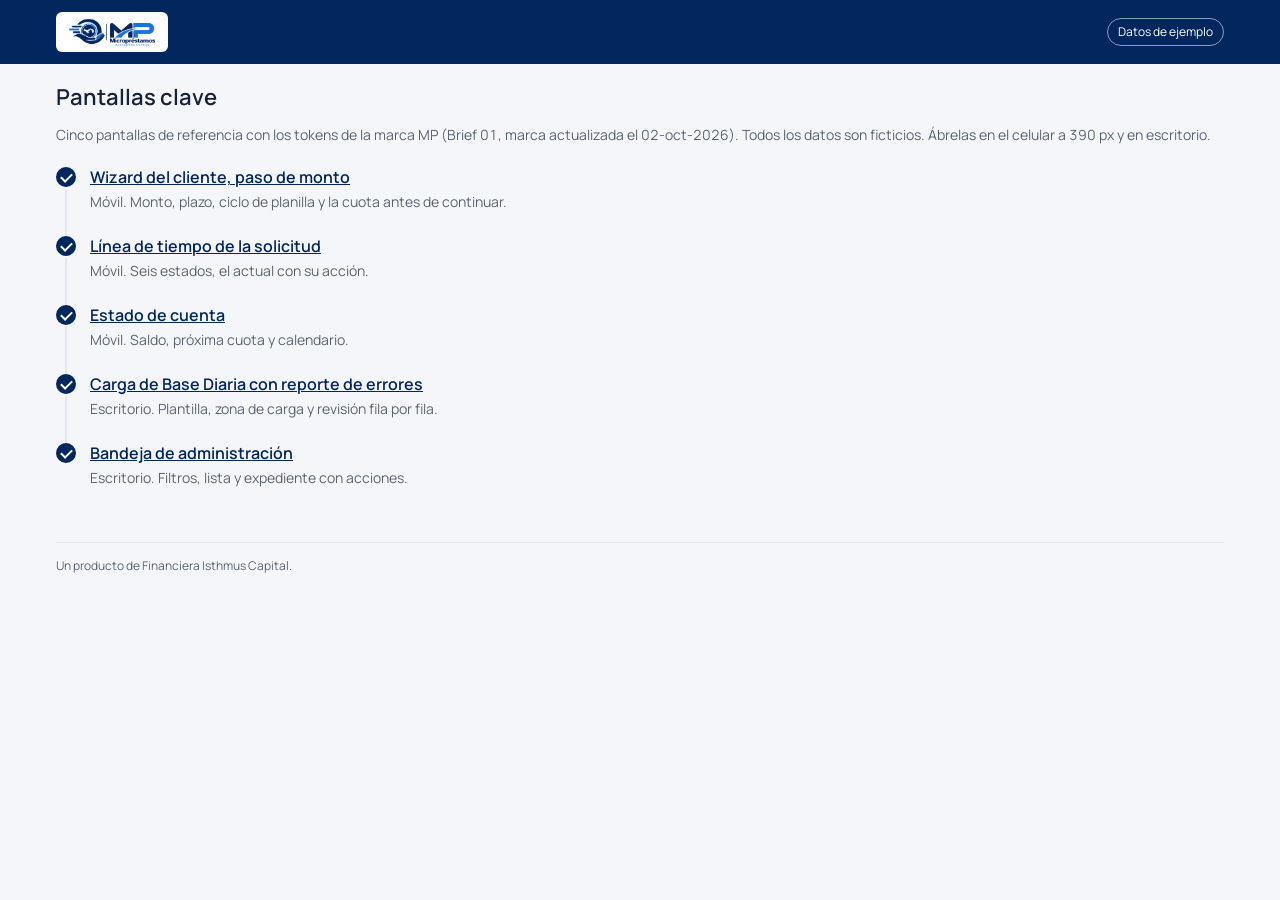
<file: docs/design/pantallas/index.html>
<!doctype html>
<html lang="es">
<head>
<meta charset="utf-8">
<meta name="viewport" content="width=device-width, initial-scale=1">
<title>Pantallas clave MP - Brief 01</title>
<link rel="preconnect" href="https://fonts.googleapis.com">
<link rel="preconnect" href="https://fonts.gstatic.com" crossorigin>
<link href="https://fonts.googleapis.com/css2?family=Manrope:wght@400;600;700&display=swap" rel="stylesheet">
<link rel="stylesheet" href="../../../styles/tokens.css">
<link rel="stylesheet" href="base.css">
</head>
<body>
<header class="band"><div class="wrap"><img class="logo" src="../../../public/brand/mp-logo.png" alt="MP Micropréstamos"><span class="ejemplo">Datos de ejemplo</span></div></header>
<main><div class="wrap">
  <h1>Pantallas clave</h1>
  <p class="muted">Cinco pantallas de referencia con los tokens de la marca MP (Brief 01, marca actualizada el 02-oct-2026). Todos los datos son ficticios. Ábrelas en el celular a 390 px y en escritorio.</p>
  <ol class="timeline" style="margin-top:20px">
    <li class="hecho"><span class="punto" aria-hidden="true"></span><p class="titulo"><a href="01_wizard_monto.html">Wizard del cliente, paso de monto</a></p><p class="muted">Móvil. Monto, plazo, ciclo de planilla y la cuota antes de continuar.</p></li>
    <li class="hecho"><span class="punto" aria-hidden="true"></span><p class="titulo"><a href="02_timeline_solicitud.html">Línea de tiempo de la solicitud</a></p><p class="muted">Móvil. Seis estados, el actual con su acción.</p></li>
    <li class="hecho"><span class="punto" aria-hidden="true"></span><p class="titulo"><a href="03_estado_cuenta.html">Estado de cuenta</a></p><p class="muted">Móvil. Saldo, próxima cuota y calendario.</p></li>
    <li class="hecho"><span class="punto" aria-hidden="true"></span><p class="titulo"><a href="04_base_diaria_carga.html">Carga de Base Diaria con reporte de errores</a></p><p class="muted">Escritorio. Plantilla, zona de carga y revisión fila por fila.</p></li>
    <li class="hecho"><span class="punto" aria-hidden="true"></span><p class="titulo"><a href="05_admin_bandeja.html">Bandeja de administración</a></p><p class="muted">Escritorio. Filtros, lista y expediente con acciones.</p></li>
  </ol>
  <footer class="respaldo"><p>Un producto de Financiera Isthmus Capital.</p></footer>
</div></main>
</body>
</html>
</file>
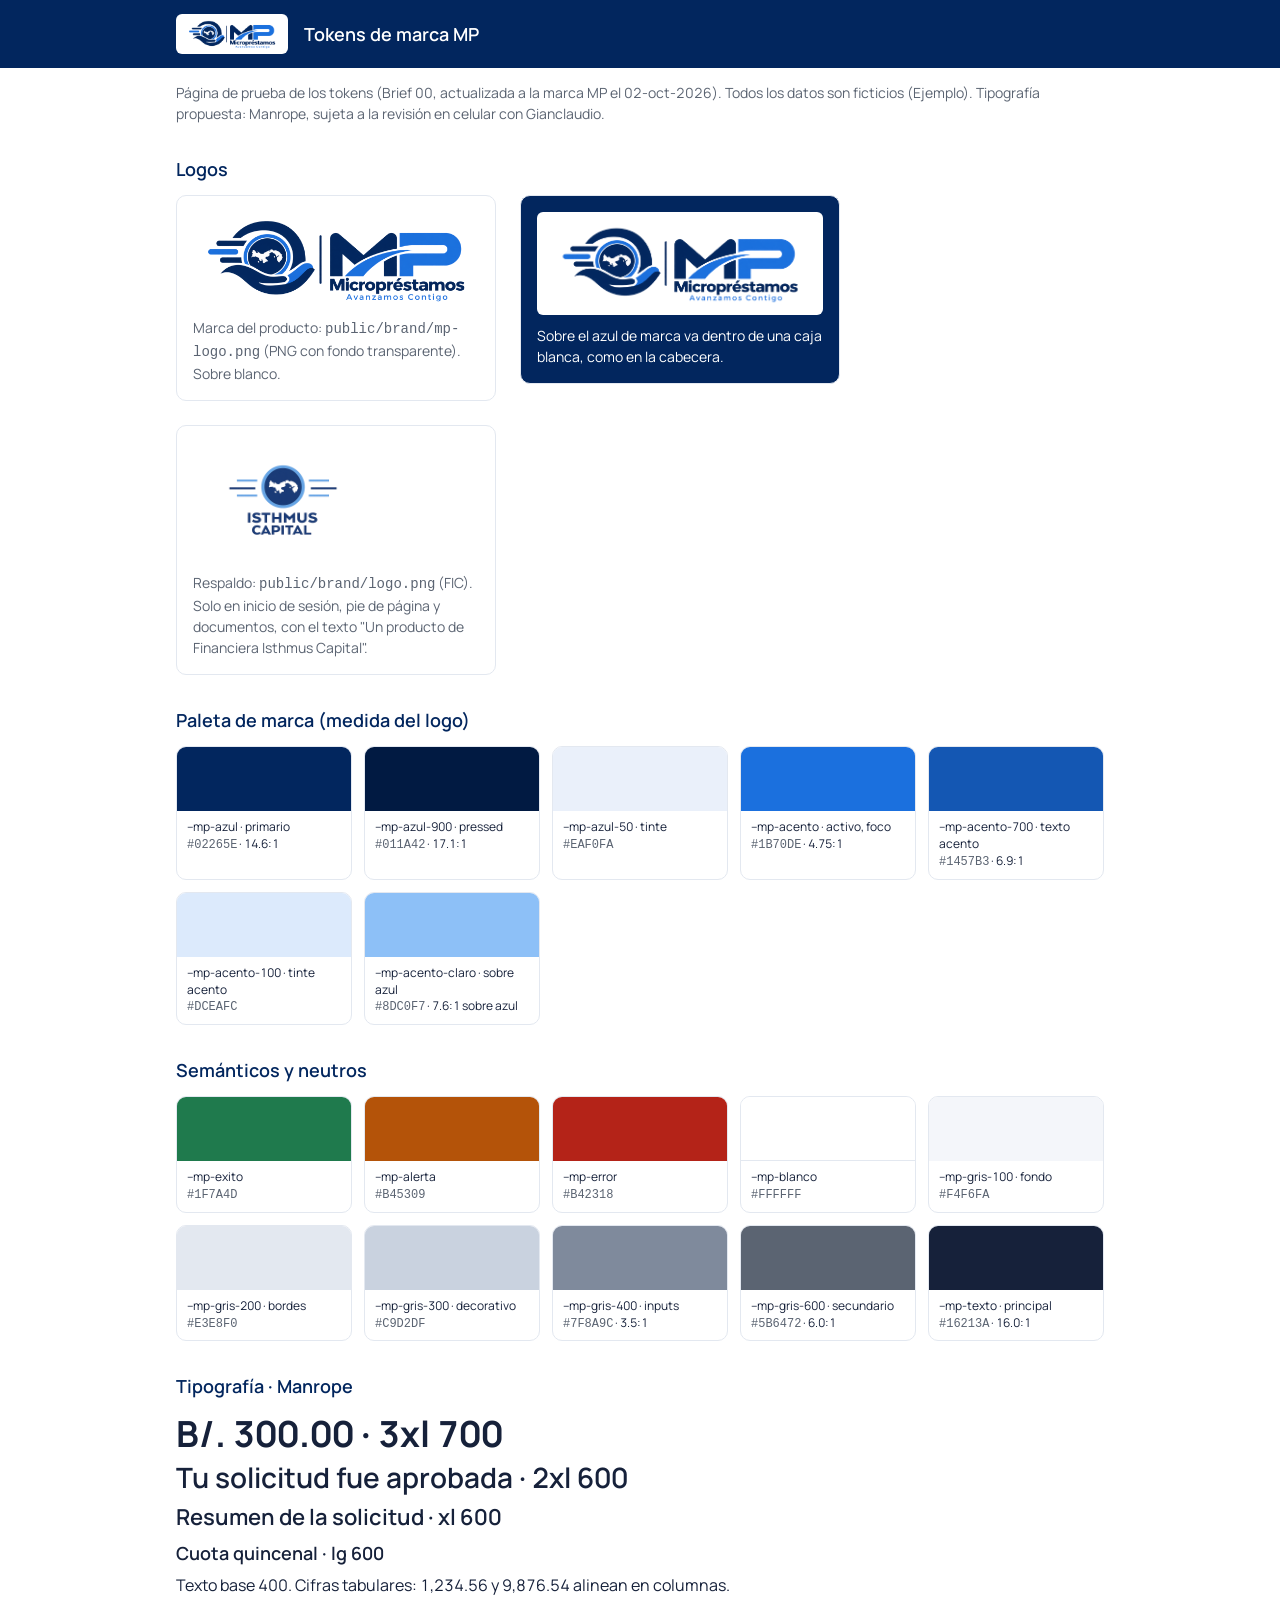
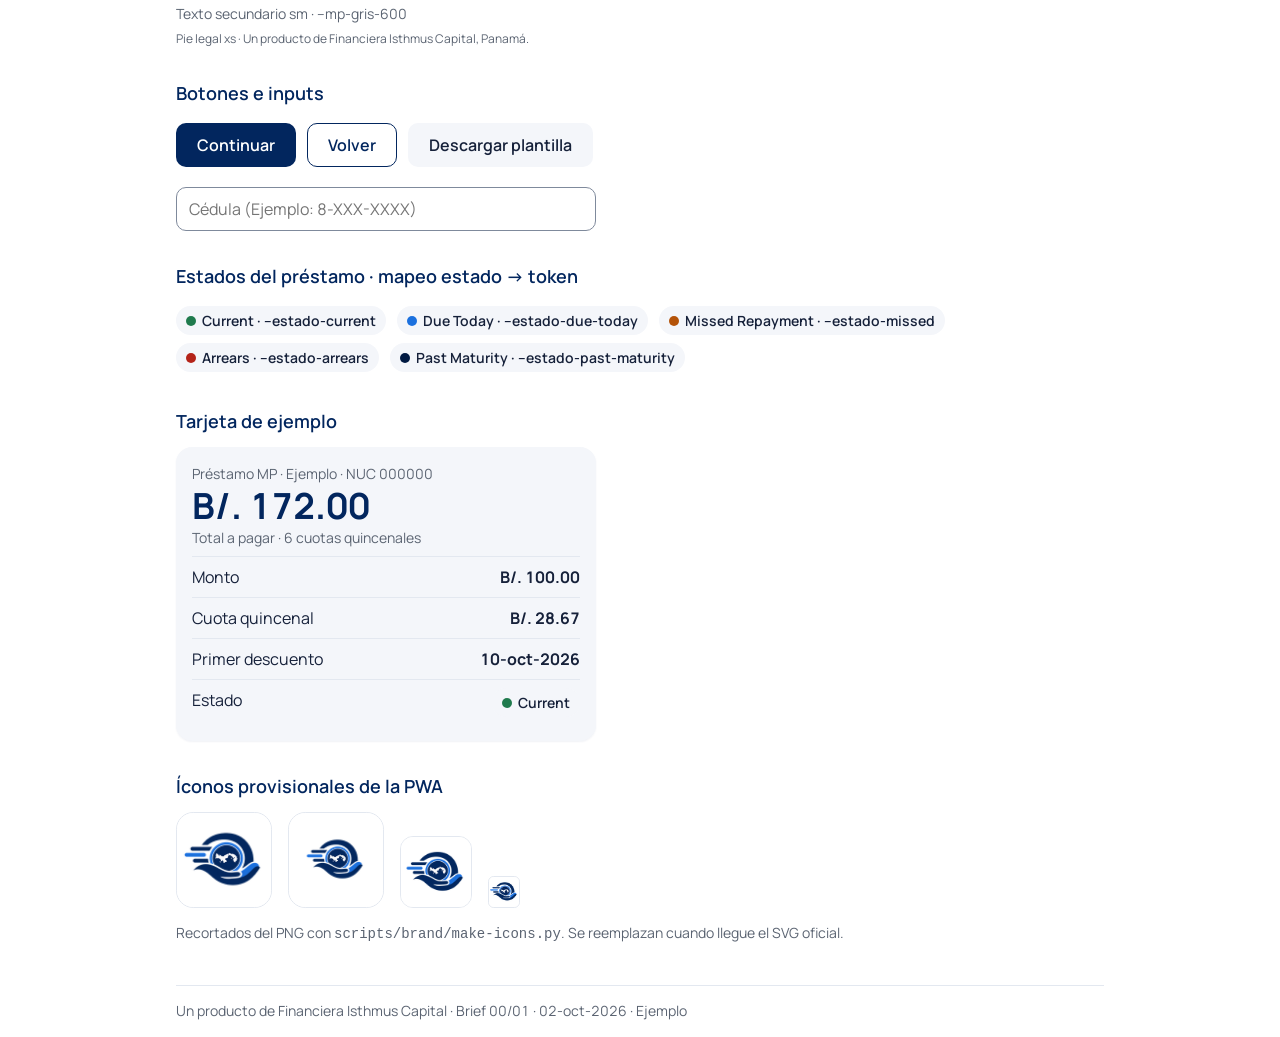
<file: docs/design/preview.html>
<!doctype html>
<html lang="es">
<head>
<meta charset="utf-8">
<meta name="viewport" content="width=device-width, initial-scale=1">
<title>MP · tokens de marca</title>
<link rel="preconnect" href="https://fonts.googleapis.com">
<link rel="preconnect" href="https://fonts.gstatic.com" crossorigin>
<link href="https://fonts.googleapis.com/css2?family=Manrope:wght@400;600;700&display=swap" rel="stylesheet">
<link rel="stylesheet" href="../../styles/tokens.css">
<style>
  *{box-sizing:border-box}
  body{margin:0;background:var(--mp-blanco);color:var(--mp-texto);font-family:var(--mp-font-sans);font-size:var(--mp-text-base);line-height:var(--mp-leading-normal);font-feature-settings:"tnum" 1}
  header{background:var(--mp-azul);color:#fff;padding:14px 0}
  .wrap{max-width:960px;margin:0 auto;padding:0 16px}
  header .wrap{display:flex;align-items:center;gap:16px;flex-wrap:wrap}
  header img{height:40px;width:auto;background:#fff;border-radius:var(--mp-radius-sm);padding:4px 8px}
  h1{font-size:var(--mp-text-lg);margin:0;font-weight:600}
  h2{font-size:var(--mp-text-lg);color:var(--mp-azul);margin:32px 0 12px;font-weight:600}
  .muted{color:var(--mp-gris-600);font-size:var(--mp-text-sm)}
  .grid{display:grid;grid-template-columns:repeat(auto-fill,minmax(150px,1fr));gap:12px}
  .swatch{border:1px solid var(--mp-gris-200);border-radius:var(--mp-radius-md);overflow:hidden;background:#fff}
  .swatch .c{height:64px}
  .swatch .l{padding:8px 10px;font-size:var(--mp-text-xs);line-height:1.4}
  .swatch code{font-family:var(--mp-font-mono);color:var(--mp-gris-600)}
  .type p{margin:6px 0}
  .btn{display:inline-flex;align-items:center;justify-content:center;min-height:var(--mp-touch-min);min-width:var(--mp-touch-min);padding:0 20px;border-radius:var(--mp-radius-md);font-weight:600;font-size:var(--mp-text-base);border:1px solid transparent;cursor:pointer;margin:4px 8px 4px 0;font-family:inherit}
  .btn:focus-visible{outline:3px solid var(--mp-acento);outline-offset:2px}
  .btn-primary{background:var(--mp-azul);color:#fff}
  .btn-primary:hover{background:var(--mp-azul-900)}
  .btn-secondary{background:#fff;color:var(--mp-azul);border-color:var(--mp-azul)}
  .btn-ghost{background:var(--mp-gris-100);color:var(--mp-texto)}
  .badge{display:inline-flex;align-items:center;gap:6px;padding:4px 10px;border-radius:999px;font-size:var(--mp-text-sm);font-weight:600;background:var(--mp-gris-100);margin:4px 8px 4px 0}
  .badge::before{content:"";width:10px;height:10px;border-radius:50%;background:var(--b)}
  .card{background:var(--mp-gris-100);border-radius:var(--mp-radius-lg);padding:16px;max-width:420px;box-shadow:var(--mp-shadow-sm)}
  .card .amt{font-size:var(--mp-text-3xl);font-weight:700;color:var(--mp-azul);line-height:var(--mp-leading-tight)}
  .row{display:flex;justify-content:space-between;gap:12px;padding:8px 0;border-top:1px solid var(--mp-gris-200)}
  .row:first-of-type{border-top:0}
  .input{display:block;width:100%;max-width:420px;min-height:var(--mp-touch-min);border:1px solid var(--mp-gris-400);border-radius:var(--mp-radius-md);padding:0 12px;font:inherit;color:inherit;background:#fff}
  .logos{display:flex;gap:24px;flex-wrap:wrap;align-items:flex-start}
  .logos figure{margin:0;border:1px solid var(--mp-gris-200);border-radius:var(--mp-radius-md);padding:16px;background:#fff;max-width:320px}
  .logos figure.oscuro{background:var(--mp-azul)}
  .logos img{display:block;max-width:100%;height:auto}
  .logos figcaption{margin-top:10px}
  .logos .oscuro figcaption{color:#fff}
  .iconos{display:flex;gap:16px;align-items:flex-end;flex-wrap:wrap}
  .iconos img{border:1px solid var(--mp-gris-200);border-radius:18%}
  .respaldo{margin:40px 0 24px;padding-top:14px;border-top:1px solid var(--mp-gris-200)}
</style>
</head>
<body>
<header><div class="wrap"><img src="../../public/brand/mp-logo.png" alt="MP Micropréstamos"><h1>Tokens de marca MP</h1></div></header>
<main class="wrap">
  <p class="muted">Página de prueba de los tokens (Brief 00, actualizada a la marca MP el 02-oct-2026). Todos los datos son ficticios (Ejemplo). Tipografía propuesta: Manrope, sujeta a la revisión en celular con Gianclaudio.</p>

  <h2>Logos</h2>
  <div class="logos">
    <figure><img src="../../public/brand/mp-logo.png" alt="MP Micropréstamos, Avanzamos Contigo"><figcaption class="muted">Marca del producto: <code>public/brand/mp-logo.png</code> (PNG con fondo transparente). Sobre blanco.</figcaption></figure>
    <figure class="oscuro"><img src="../../public/brand/mp-logo.png" alt="" style="background:#fff;border-radius:6px;padding:8px 12px"><figcaption class="muted">Sobre el azul de marca va dentro de una caja blanca, como en la cabecera.</figcaption></figure>
    <figure><img src="../../public/brand/logo.png" alt="Isthmus Capital" style="max-height:120px;width:auto"><figcaption class="muted">Respaldo: <code>public/brand/logo.png</code> (FIC). Solo en inicio de sesión, pie de página y documentos, con el texto "Un producto de Financiera Isthmus Capital".</figcaption></figure>
  </div>

  <h2>Paleta de marca (medida del logo)</h2>
  <div class="grid">
    <div class="swatch"><div class="c" style="background:var(--mp-azul)"></div><div class="l">--mp-azul · primario<br><code>#02265E</code> · 14.6:1</div></div>
    <div class="swatch"><div class="c" style="background:var(--mp-azul-900)"></div><div class="l">--mp-azul-900 · pressed<br><code>#011A42</code> · 17.1:1</div></div>
    <div class="swatch"><div class="c" style="background:var(--mp-azul-50)"></div><div class="l">--mp-azul-50 · tinte<br><code>#EAF0FA</code></div></div>
    <div class="swatch"><div class="c" style="background:var(--mp-acento)"></div><div class="l">--mp-acento · activo, foco<br><code>#1B70DE</code> · 4.75:1</div></div>
    <div class="swatch"><div class="c" style="background:var(--mp-acento-700)"></div><div class="l">--mp-acento-700 · texto acento<br><code>#1457B3</code> · 6.9:1</div></div>
    <div class="swatch"><div class="c" style="background:var(--mp-acento-100)"></div><div class="l">--mp-acento-100 · tinte acento<br><code>#DCEAFC</code></div></div>
    <div class="swatch"><div class="c" style="background:var(--mp-acento-claro)"></div><div class="l">--mp-acento-claro · sobre azul<br><code>#8DC0F7</code> · 7.6:1 sobre azul</div></div>
  </div>

  <h2>Semánticos y neutros</h2>
  <div class="grid">
    <div class="swatch"><div class="c" style="background:var(--mp-exito)"></div><div class="l">--mp-exito<br><code>#1F7A4D</code></div></div>
    <div class="swatch"><div class="c" style="background:var(--mp-alerta)"></div><div class="l">--mp-alerta<br><code>#B45309</code></div></div>
    <div class="swatch"><div class="c" style="background:var(--mp-error)"></div><div class="l">--mp-error<br><code>#B42318</code></div></div>
    <div class="swatch"><div class="c" style="background:var(--mp-blanco);border-bottom:1px solid var(--mp-gris-200)"></div><div class="l">--mp-blanco<br><code>#FFFFFF</code></div></div>
    <div class="swatch"><div class="c" style="background:var(--mp-gris-100)"></div><div class="l">--mp-gris-100 · fondo<br><code>#F4F6FA</code></div></div>
    <div class="swatch"><div class="c" style="background:var(--mp-gris-200)"></div><div class="l">--mp-gris-200 · bordes<br><code>#E3E8F0</code></div></div>
    <div class="swatch"><div class="c" style="background:var(--mp-gris-300)"></div><div class="l">--mp-gris-300 · decorativo<br><code>#C9D2DF</code></div></div>
    <div class="swatch"><div class="c" style="background:var(--mp-gris-400)"></div><div class="l">--mp-gris-400 · inputs<br><code>#7F8A9C</code> · 3.5:1</div></div>
    <div class="swatch"><div class="c" style="background:var(--mp-gris-600)"></div><div class="l">--mp-gris-600 · secundario<br><code>#5B6472</code> · 6.0:1</div></div>
    <div class="swatch"><div class="c" style="background:var(--mp-texto)"></div><div class="l">--mp-texto · principal<br><code>#16213A</code> · 16.0:1</div></div>
  </div>

  <h2>Tipografía · Manrope</h2>
  <div class="type">
    <p style="font-size:var(--mp-text-3xl);font-weight:700;line-height:var(--mp-leading-tight)">B/. 300.00 · 3xl 700</p>
    <p style="font-size:var(--mp-text-2xl);font-weight:600;line-height:var(--mp-leading-tight)">Tu solicitud fue aprobada · 2xl 600</p>
    <p style="font-size:var(--mp-text-xl);font-weight:600">Resumen de la solicitud · xl 600</p>
    <p style="font-size:var(--mp-text-lg);font-weight:600">Cuota quincenal · lg 600</p>
    <p>Texto base 400. Cifras tabulares: 1,234.56 y 9,876.54 alinean en columnas.</p>
    <p class="muted">Texto secundario sm · --mp-gris-600</p>
    <p style="font-size:var(--mp-text-xs)" class="muted">Pie legal xs · Un producto de Financiera Isthmus Capital, Panamá.</p>
  </div>

  <h2>Botones e inputs</h2>
  <button class="btn btn-primary">Continuar</button>
  <button class="btn btn-secondary">Volver</button>
  <button class="btn btn-ghost">Descargar plantilla</button>
  <p><input class="input" placeholder="Cédula (Ejemplo: 8-XXX-XXXX)" aria-label="Cédula de ejemplo"></p>

  <h2>Estados del préstamo · mapeo estado → token</h2>
  <span class="badge" style="--b:var(--estado-current)">Current · --estado-current</span>
  <span class="badge" style="--b:var(--estado-due-today)">Due Today · --estado-due-today</span>
  <span class="badge" style="--b:var(--estado-missed)">Missed Repayment · --estado-missed</span>
  <span class="badge" style="--b:var(--estado-arrears)">Arrears · --estado-arrears</span>
  <span class="badge" style="--b:var(--estado-past-maturity)">Past Maturity · --estado-past-maturity</span>

  <h2>Tarjeta de ejemplo</h2>
  <div class="card">
    <div class="muted">Préstamo MP · Ejemplo · NUC 000000</div>
    <div class="amt">B/. 172.00</div>
    <div class="muted" style="margin-bottom:8px">Total a pagar · 6 cuotas quincenales</div>
    <div class="row"><span>Monto</span><strong>B/. 100.00</strong></div>
    <div class="row"><span>Cuota quincenal</span><strong>B/. 28.67</strong></div>
    <div class="row"><span>Primer descuento</span><strong>10-oct-2026</strong></div>
    <div class="row"><span>Estado</span><span class="badge" style="--b:var(--estado-current);margin:0">Current</span></div>
  </div>

  <h2>Íconos provisionales de la PWA</h2>
  <div class="iconos">
    <img src="../../public/icons/icon-192.png" width="96" height="96" alt="Ícono 192 px (recorte del logo)">
    <img src="../../public/icons/icon-maskable-192.png" width="96" height="96" alt="Ícono maskable 192 px">
    <img src="../../public/icons/apple-touch-icon.png" width="72" height="72" alt="Ícono de Apple 180 px">
    <img src="../../public/favicon.ico" width="32" height="32" alt="Favicon 32 px">
  </div>
  <p class="muted">Recortados del PNG con <code>scripts/brand/make-icons.py</code>. Se reemplazan cuando llegue el SVG oficial.</p>

  <footer class="respaldo muted">Un producto de Financiera Isthmus Capital · Brief 00/01 · 02-oct-2026 · Ejemplo</footer>
</main>
</body>
</html>
</file>
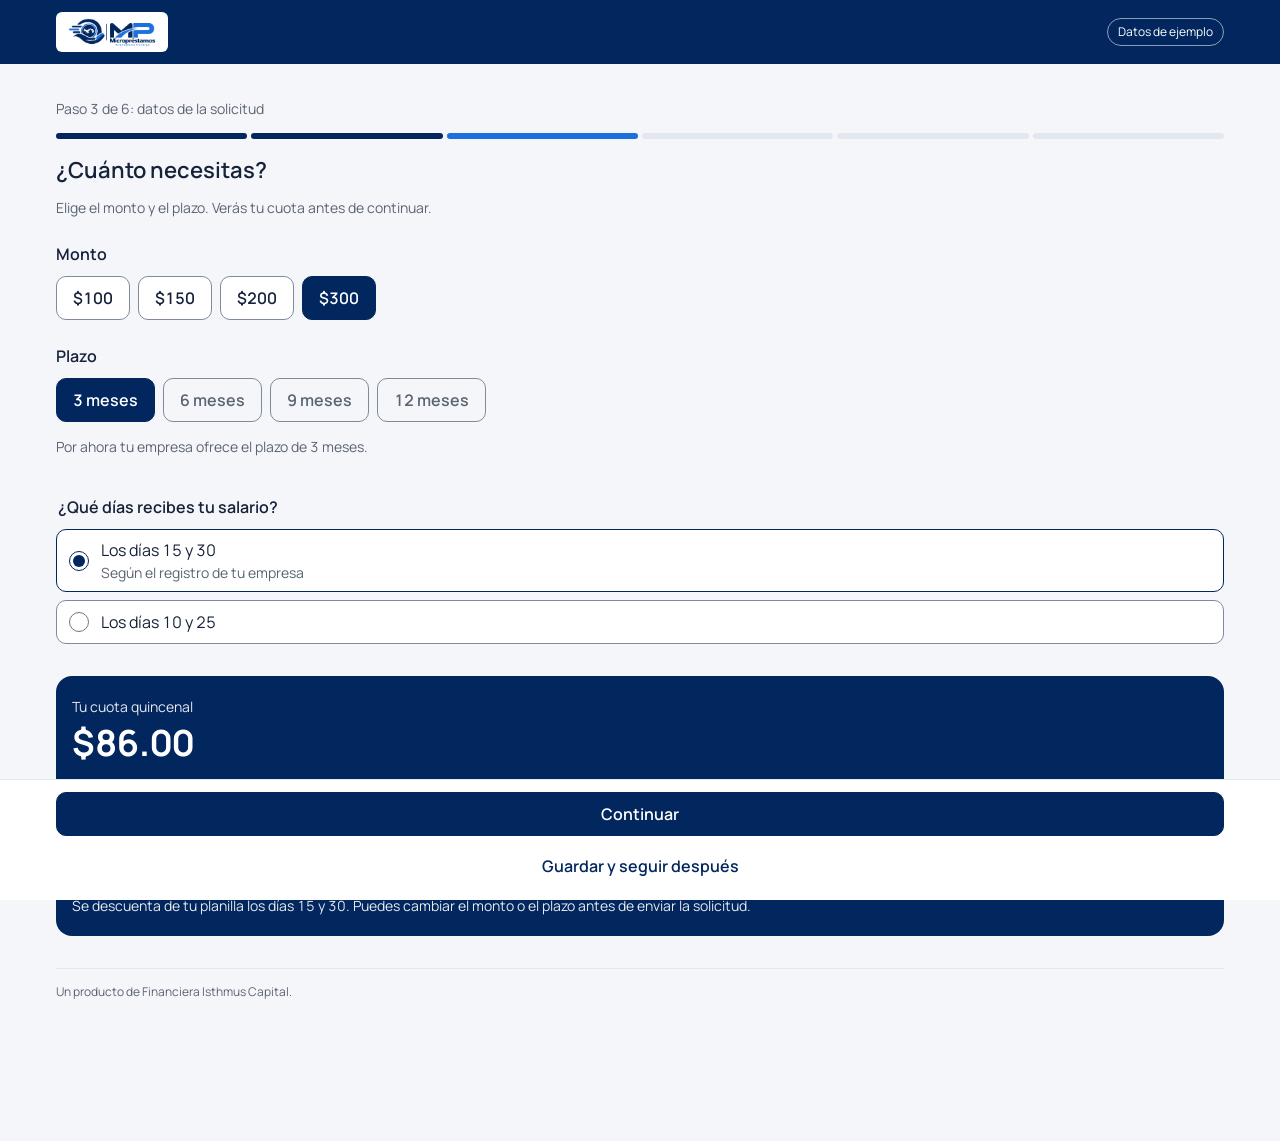
<file: docs/design/pantallas/01_wizard_monto.html>
<!doctype html>
<html lang="es">
<head>
<meta charset="utf-8">
<meta name="viewport" content="width=device-width, initial-scale=1">
<title>Solicitud, paso 3 de 6 - MP Micropréstamos</title>
<link rel="preconnect" href="https://fonts.googleapis.com">
<link rel="preconnect" href="https://fonts.gstatic.com" crossorigin>
<link href="https://fonts.googleapis.com/css2?family=Manrope:wght@400;600;700&display=swap" rel="stylesheet">
<link rel="stylesheet" href="../../../styles/tokens.css">
<link rel="stylesheet" href="base.css">
</head>
<body>
<header class="band"><div class="wrap"><img class="logo" src="../../../public/brand/mp-logo.png" alt="MP Micropréstamos"><span class="ejemplo">Datos de ejemplo</span></div></header>
<main class="con-pie"><div class="wrap">
  <p class="muted" id="paso">Paso 3 de 6: datos de la solicitud</p>
  <div class="progreso" role="progressbar" aria-labelledby="paso" aria-valuenow="3" aria-valuemin="1" aria-valuemax="6">
    <span class="hecho"></span><span class="hecho"></span><span class="actual" aria-current="step"></span><span></span><span></span><span></span>
  </div>
  <h1>¿Cuánto necesitas?</h1>
  <p class="muted">Elige el monto y el plazo. Verás tu cuota antes de continuar.</p>

  <h2 id="monto">Monto</h2>
  <div class="chips" role="group" aria-labelledby="monto">
    <button class="chip" type="button" aria-pressed="false">$100</button>
    <button class="chip" type="button" aria-pressed="false">$150</button>
    <button class="chip" type="button" aria-pressed="false">$200</button>
    <button class="chip" type="button" aria-pressed="true">$300</button>
  </div>

  <h2 id="plazo">Plazo</h2>
  <div class="chips" role="group" aria-labelledby="plazo" aria-describedby="plazo-nota">
    <button class="chip" type="button" aria-pressed="true">3 meses</button>
    <button class="chip" type="button" disabled>6 meses</button>
    <button class="chip" type="button" disabled>9 meses</button>
    <button class="chip" type="button" disabled>12 meses</button>
  </div>
  <p class="muted" id="plazo-nota">Por ahora tu empresa ofrece el plazo de 3 meses.</p>

  <fieldset style="border:0;padding:0;margin:0">
    <legend><h2 style="margin-bottom:10px">¿Qué días recibes tu salario?</h2></legend>
    <label class="radio elegido"><input type="radio" name="ciclo" checked><span>Los días 15 y 30<small>Según el registro de tu empresa</small></span></label>
    <label class="radio"><input type="radio" name="ciclo"><span>Los días 10 y 25</span></label>
  </fieldset>

  <section class="cotizacion" aria-labelledby="cuota-titulo">
    <p class="etiqueta" id="cuota-titulo">Tu cuota quincenal</p>
    <p class="cifra">$86.00</p>
    <dl>
      <dt>Cuotas</dt><dd>6 de $86.00</dd>
      <dt>Primer descuento</dt><dd>15 de octubre de 2026</dd>
      <dt>Interés</dt><dd>24 % mensual sobre el monto</dd>
      <dt>Total a pagar</dt><dd>$516.00</dd>
    </dl>
    <p class="nota">Se descuenta de tu planilla los días 15 y 30. Puedes cambiar el monto o el plazo antes de enviar la solicitud.</p>
  </section>
  <footer class="respaldo"><p>Un producto de Financiera Isthmus Capital.</p></footer>
</div></main>
<footer class="pie"><div class="wrap acciones">
  <button class="btn bloque" type="button">Continuar</button>
  <button class="btn texto bloque" type="button">Guardar y seguir después</button>
</div></footer>
</body>
</html>
</file>
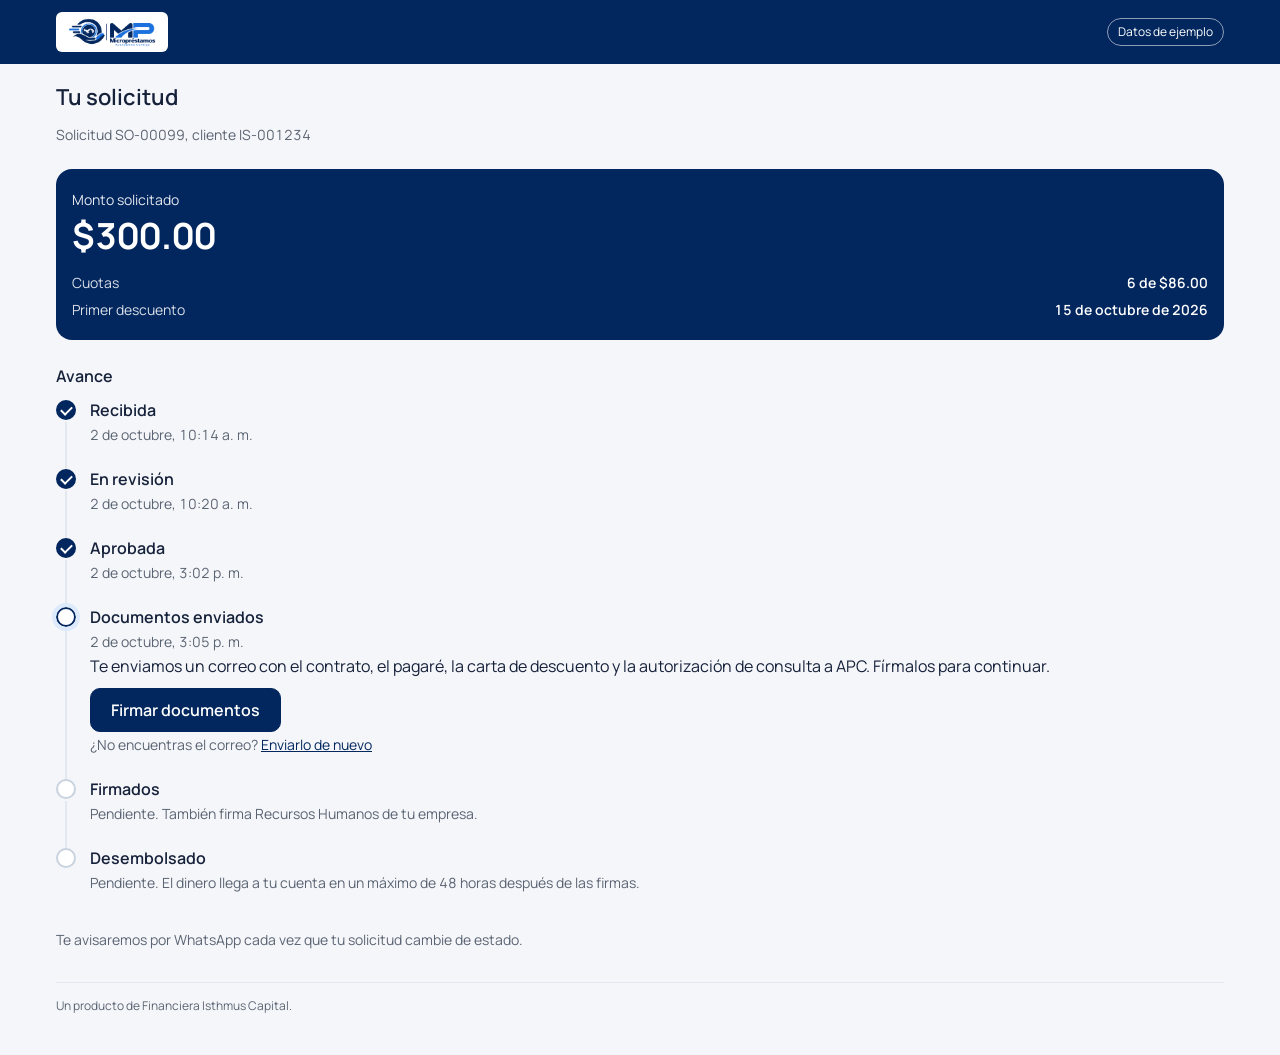
<file: docs/design/pantallas/02_timeline_solicitud.html>
<!doctype html>
<html lang="es">
<head>
<meta charset="utf-8">
<meta name="viewport" content="width=device-width, initial-scale=1">
<title>Tu solicitud - MP Micropréstamos</title>
<link rel="preconnect" href="https://fonts.googleapis.com">
<link rel="preconnect" href="https://fonts.gstatic.com" crossorigin>
<link href="https://fonts.googleapis.com/css2?family=Manrope:wght@400;600;700&display=swap" rel="stylesheet">
<link rel="stylesheet" href="../../../styles/tokens.css">
<link rel="stylesheet" href="base.css">
</head>
<body>
<header class="band"><div class="wrap"><img class="logo" src="../../../public/brand/mp-logo.png" alt="MP Micropréstamos"><span class="ejemplo">Datos de ejemplo</span></div></header>
<main><div class="wrap">
  <h1>Tu solicitud</h1>
  <p class="muted">Solicitud SO-00099, cliente IS-001234</p>

  <section class="cotizacion" aria-labelledby="resumen">
    <p class="etiqueta" id="resumen">Monto solicitado</p>
    <p class="cifra">$300.00</p>
    <dl>
      <dt>Cuotas</dt><dd>6 de $86.00</dd>
      <dt>Primer descuento</dt><dd>15 de octubre de 2026</dd>
    </dl>
  </section>

  <h2>Avance</h2>
  <ol class="timeline">
    <li class="hecho"><span class="punto" aria-hidden="true"></span><p class="titulo">Recibida</p><p class="muted">2 de octubre, 10:14 a. m.</p></li>
    <li class="hecho"><span class="punto" aria-hidden="true"></span><p class="titulo">En revisión</p><p class="muted">2 de octubre, 10:20 a. m.</p></li>
    <li class="hecho"><span class="punto" aria-hidden="true"></span><p class="titulo">Aprobada</p><p class="muted">2 de octubre, 3:02 p. m.</p></li>
    <li class="actual" aria-current="step"><span class="punto" aria-hidden="true"></span>
      <p class="titulo">Documentos enviados</p>
      <p class="muted">2 de octubre, 3:05 p. m.</p>
      <p>Te enviamos un correo con el contrato, el pagaré, la carta de descuento y la autorización de consulta a APC. Fírmalos para continuar.</p>
      <a class="btn" href="#">Firmar documentos</a>
      <p class="muted">¿No encuentras el correo? <a href="#">Enviarlo de nuevo</a></p>
    </li>
    <li><span class="punto" aria-hidden="true"></span><p class="titulo">Firmados</p><p class="muted">Pendiente. También firma Recursos Humanos de tu empresa.</p></li>
    <li><span class="punto" aria-hidden="true"></span><p class="titulo">Desembolsado</p><p class="muted">Pendiente. El dinero llega a tu cuenta en un máximo de 48 horas después de las firmas.</p></li>
  </ol>
  <p class="muted">Te avisaremos por WhatsApp cada vez que tu solicitud cambie de estado.</p>
  <footer class="respaldo"><p>Un producto de Financiera Isthmus Capital.</p></footer>
</div></main>
</body>
</html>
</file>
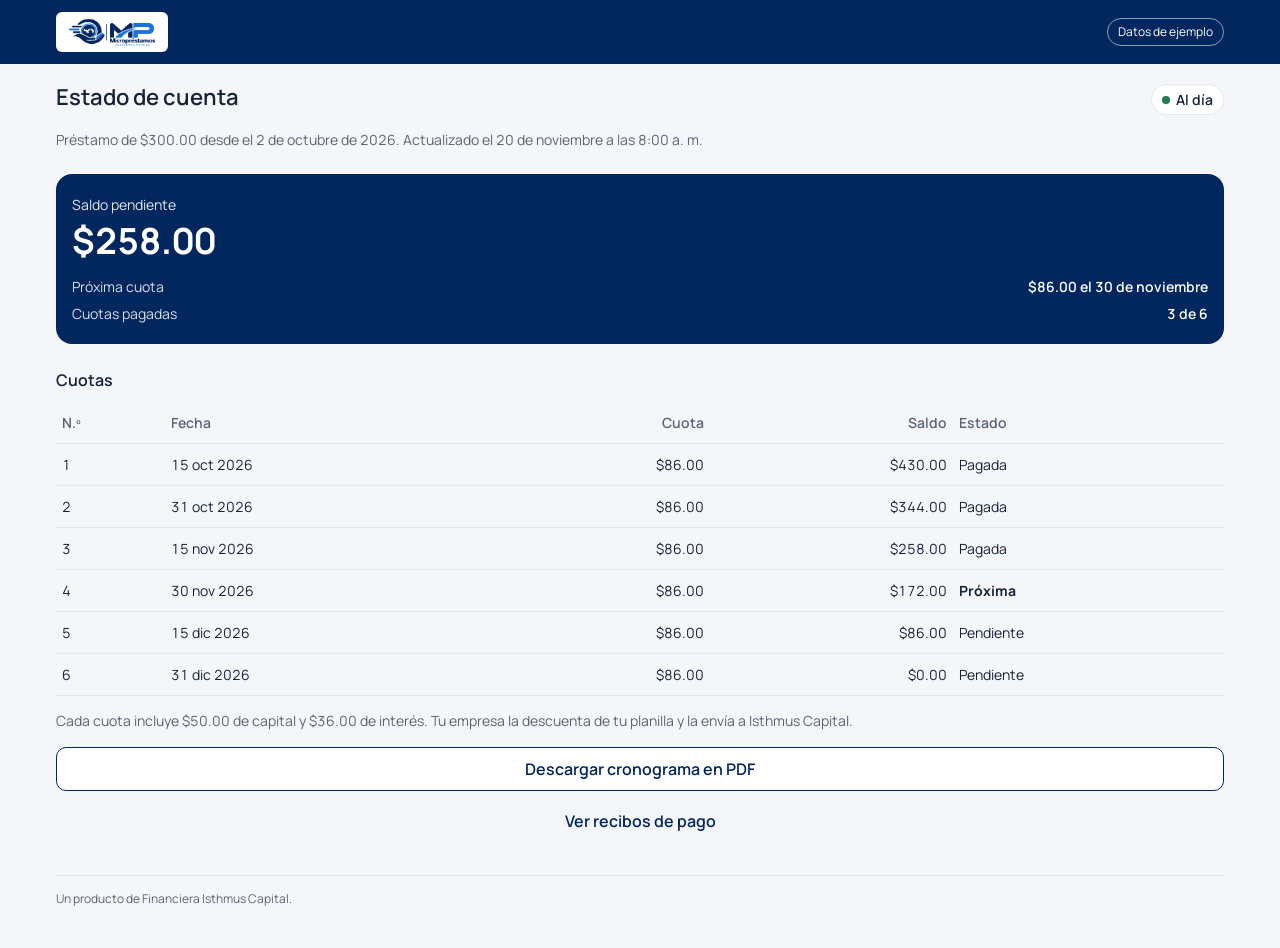
<file: docs/design/pantallas/03_estado_cuenta.html>
<!doctype html>
<html lang="es">
<head>
<meta charset="utf-8">
<meta name="viewport" content="width=device-width, initial-scale=1">
<title>Estado de cuenta - MP Micropréstamos</title>
<link rel="preconnect" href="https://fonts.googleapis.com">
<link rel="preconnect" href="https://fonts.gstatic.com" crossorigin>
<link href="https://fonts.googleapis.com/css2?family=Manrope:wght@400;600;700&display=swap" rel="stylesheet">
<link rel="stylesheet" href="../../../styles/tokens.css">
<link rel="stylesheet" href="base.css">
</head>
<body>
<header class="band"><div class="wrap"><img class="logo" src="../../../public/brand/mp-logo.png" alt="MP Micropréstamos"><span class="ejemplo">Datos de ejemplo</span></div></header>
<main><div class="wrap">
  <div style="display:flex;align-items:center;justify-content:space-between;gap:12px">
    <h1>Estado de cuenta</h1>
    <span class="badge ok">Al día</span>
  </div>
  <p class="muted">Préstamo de $300.00 desde el 2 de octubre de 2026. Actualizado el 20 de noviembre a las 8:00 a. m.</p>

  <section class="cotizacion" aria-labelledby="saldo">
    <p class="etiqueta" id="saldo">Saldo pendiente</p>
    <p class="cifra">$258.00</p>
    <dl>
      <dt>Próxima cuota</dt><dd>$86.00 el 30 de noviembre</dd>
      <dt>Cuotas pagadas</dt><dd>3 de 6</dd>
    </dl>
  </section>

  <h2>Cuotas</h2>
  <div class="scroll"><table class="tabla">
    <caption class="sr">Calendario de cuotas del préstamo</caption>
    <thead><tr><th scope="col">N.º</th><th scope="col">Fecha</th><th scope="col" class="num">Cuota</th><th scope="col" class="num">Saldo</th><th scope="col">Estado</th></tr></thead>
    <tbody>
      <tr><td>1</td><td>15 oct 2026</td><td class="num">$86.00</td><td class="num">$430.00</td><td>Pagada</td></tr>
      <tr><td>2</td><td>31 oct 2026</td><td class="num">$86.00</td><td class="num">$344.00</td><td>Pagada</td></tr>
      <tr><td>3</td><td>15 nov 2026</td><td class="num">$86.00</td><td class="num">$258.00</td><td>Pagada</td></tr>
      <tr aria-current="true"><td>4</td><td>30 nov 2026</td><td class="num">$86.00</td><td class="num">$172.00</td><td><strong>Próxima</strong></td></tr>
      <tr><td>5</td><td>15 dic 2026</td><td class="num">$86.00</td><td class="num">$86.00</td><td>Pendiente</td></tr>
      <tr><td>6</td><td>31 dic 2026</td><td class="num">$86.00</td><td class="num">$0.00</td><td>Pendiente</td></tr>
    </tbody>
  </table></div>
  <p class="muted">Cada cuota incluye $50.00 de capital y $36.00 de interés. Tu empresa la descuenta de tu planilla y la envía a Isthmus Capital.</p>

  <div class="acciones">
    <a class="btn secundario" href="#">Descargar cronograma en PDF</a>
    <a class="btn texto" href="#">Ver recibos de pago</a>
  </div>
  <footer class="respaldo"><p>Un producto de Financiera Isthmus Capital.</p></footer>
</div></main>
</body>
</html>
</file>
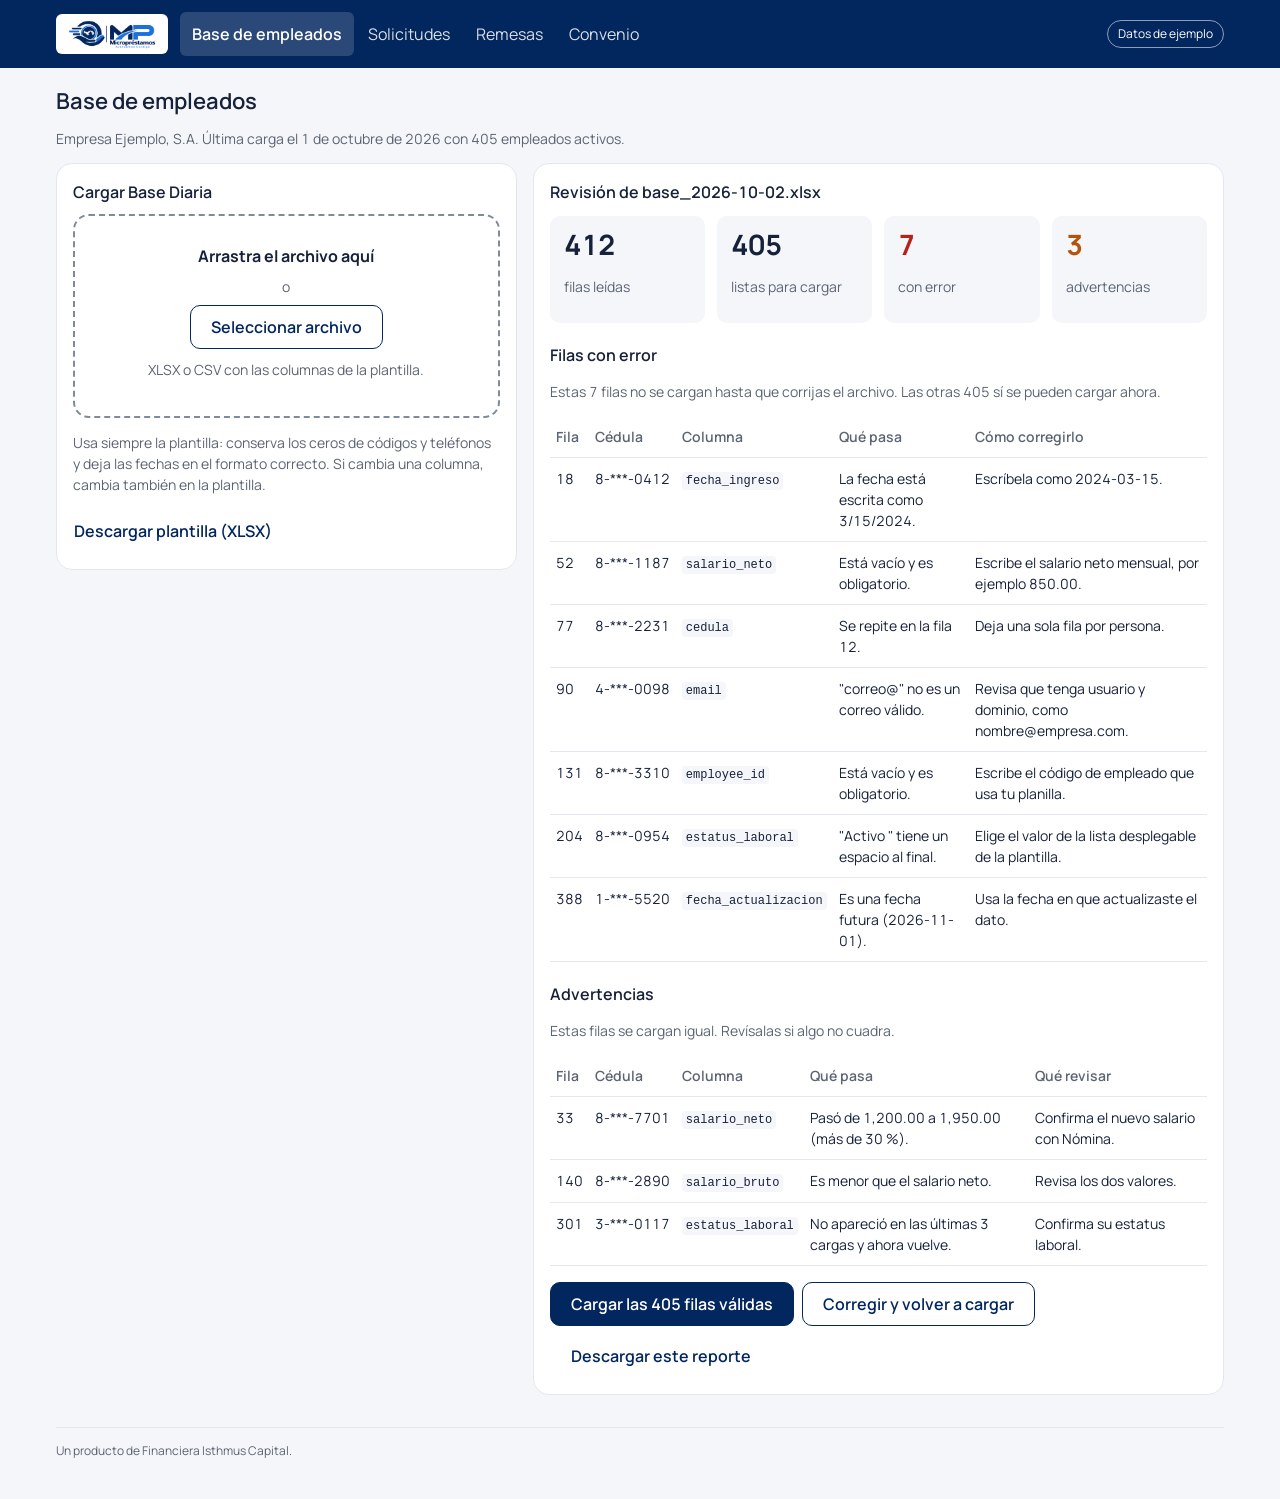
<file: docs/design/pantallas/04_base_diaria_carga.html>
<!doctype html>
<html lang="es">
<head>
<meta charset="utf-8">
<meta name="viewport" content="width=device-width, initial-scale=1">
<title>Base de empleados - Portal del afiliado MP</title>
<link rel="preconnect" href="https://fonts.googleapis.com">
<link rel="preconnect" href="https://fonts.gstatic.com" crossorigin>
<link href="https://fonts.googleapis.com/css2?family=Manrope:wght@400;600;700&display=swap" rel="stylesheet">
<link rel="stylesheet" href="../../../styles/tokens.css">
<link rel="stylesheet" href="base.css">
</head>
<body>
<header class="band"><div class="wrap">
  <img class="logo" src="../../../public/brand/mp-logo.png" alt="MP Micropréstamos">
  <nav aria-label="Secciones del portal">
    <a href="#" aria-current="page">Base de empleados</a><a href="#">Solicitudes</a><a href="#">Remesas</a><a href="#">Convenio</a>
  </nav>
  <span class="ejemplo">Datos de ejemplo</span>
</div></header>
<main><div class="wrap">
  <h1>Base de empleados</h1>
  <p class="muted">Empresa Ejemplo, S.A. Última carga el 1 de octubre de 2026 con 405 empleados activos.</p>

  <div class="dos">
    <section class="card" aria-labelledby="cargar">
      <h2 id="cargar">Cargar Base Diaria</h2>
      <div class="zona">
        <p><strong>Arrastra el archivo aquí</strong></p>
        <p class="muted">o</p>
        <button class="btn secundario" type="button">Seleccionar archivo</button>
        <p class="muted" style="margin-top:10px">XLSX o CSV con las columnas de la plantilla.</p>
      </div>
      <p class="muted" style="margin-top:14px">Usa siempre la plantilla: conserva los ceros de códigos y teléfonos y deja las fechas en el formato correcto. Si cambia una columna, cambia también en la plantilla.</p>
      <a class="btn texto" href="#" style="padding-left:0">Descargar plantilla (XLSX)</a>
    </section>

    <section class="card" aria-labelledby="revision">
      <h2 id="revision">Revisión de base_2026-10-02.xlsx</h2>
      <div class="tiles">
        <div class="tile"><p class="cifra">412</p><p class="muted">filas leídas</p></div>
        <div class="tile"><p class="cifra">405</p><p class="muted">listas para cargar</p></div>
        <div class="tile"><p class="cifra error">7</p><p class="muted">con error</p></div>
        <div class="tile"><p class="cifra alerta">3</p><p class="muted">advertencias</p></div>
      </div>

      <h3>Filas con error</h3>
      <p class="muted">Estas 7 filas no se cargan hasta que corrijas el archivo. Las otras 405 sí se pueden cargar ahora.</p>
      <div class="scroll"><table class="tabla compacta">
        <caption class="sr">Errores encontrados en el archivo</caption>
        <thead><tr><th scope="col">Fila</th><th scope="col">Cédula</th><th scope="col">Columna</th><th scope="col">Qué pasa</th><th scope="col">Cómo corregirlo</th></tr></thead>
        <tbody>
          <tr><td>18</td><td>8-***-0412</td><td><code>fecha_ingreso</code></td><td>La fecha está escrita como 3/15/2024.</td><td>Escríbela como 2024-03-15.</td></tr>
          <tr><td>52</td><td>8-***-1187</td><td><code>salario_neto</code></td><td>Está vacío y es obligatorio.</td><td>Escribe el salario neto mensual, por ejemplo 850.00.</td></tr>
          <tr><td>77</td><td>8-***-2231</td><td><code>cedula</code></td><td>Se repite en la fila 12.</td><td>Deja una sola fila por persona.</td></tr>
          <tr><td>90</td><td>4-***-0098</td><td><code>email</code></td><td>"correo@" no es un correo válido.</td><td>Revisa que tenga usuario y dominio, como nombre@empresa.com.</td></tr>
          <tr><td>131</td><td>8-***-3310</td><td><code>employee_id</code></td><td>Está vacío y es obligatorio.</td><td>Escribe el código de empleado que usa tu planilla.</td></tr>
          <tr><td>204</td><td>8-***-0954</td><td><code>estatus_laboral</code></td><td>"Activo " tiene un espacio al final.</td><td>Elige el valor de la lista desplegable de la plantilla.</td></tr>
          <tr><td>388</td><td>1-***-5520</td><td><code>fecha_actualizacion</code></td><td>Es una fecha futura (2026-11-01).</td><td>Usa la fecha en que actualizaste el dato.</td></tr>
        </tbody>
      </table></div>

      <h3>Advertencias</h3>
      <p class="muted">Estas filas se cargan igual. Revísalas si algo no cuadra.</p>
      <div class="scroll"><table class="tabla compacta">
        <caption class="sr">Advertencias del archivo</caption>
        <thead><tr><th scope="col">Fila</th><th scope="col">Cédula</th><th scope="col">Columna</th><th scope="col">Qué pasa</th><th scope="col">Qué revisar</th></tr></thead>
        <tbody>
          <tr><td>33</td><td>8-***-7701</td><td><code>salario_neto</code></td><td>Pasó de 1,200.00 a 1,950.00 (más de 30 %).</td><td>Confirma el nuevo salario con Nómina.</td></tr>
          <tr><td>140</td><td>8-***-2890</td><td><code>salario_bruto</code></td><td>Es menor que el salario neto.</td><td>Revisa los dos valores.</td></tr>
          <tr><td>301</td><td>3-***-0117</td><td><code>estatus_laboral</code></td><td>No apareció en las últimas 3 cargas y ahora vuelve.</td><td>Confirma su estatus laboral.</td></tr>
        </tbody>
      </table></div>

      <div class="acciones fila">
        <button class="btn" type="button">Cargar las 405 filas válidas</button>
        <button class="btn secundario" type="button">Corregir y volver a cargar</button>
        <a class="btn texto" href="#">Descargar este reporte</a>
      </div>
    </section>
  </div>
  <footer class="respaldo"><p>Un producto de Financiera Isthmus Capital.</p></footer>
</div></main>
</body>
</html>
</file>
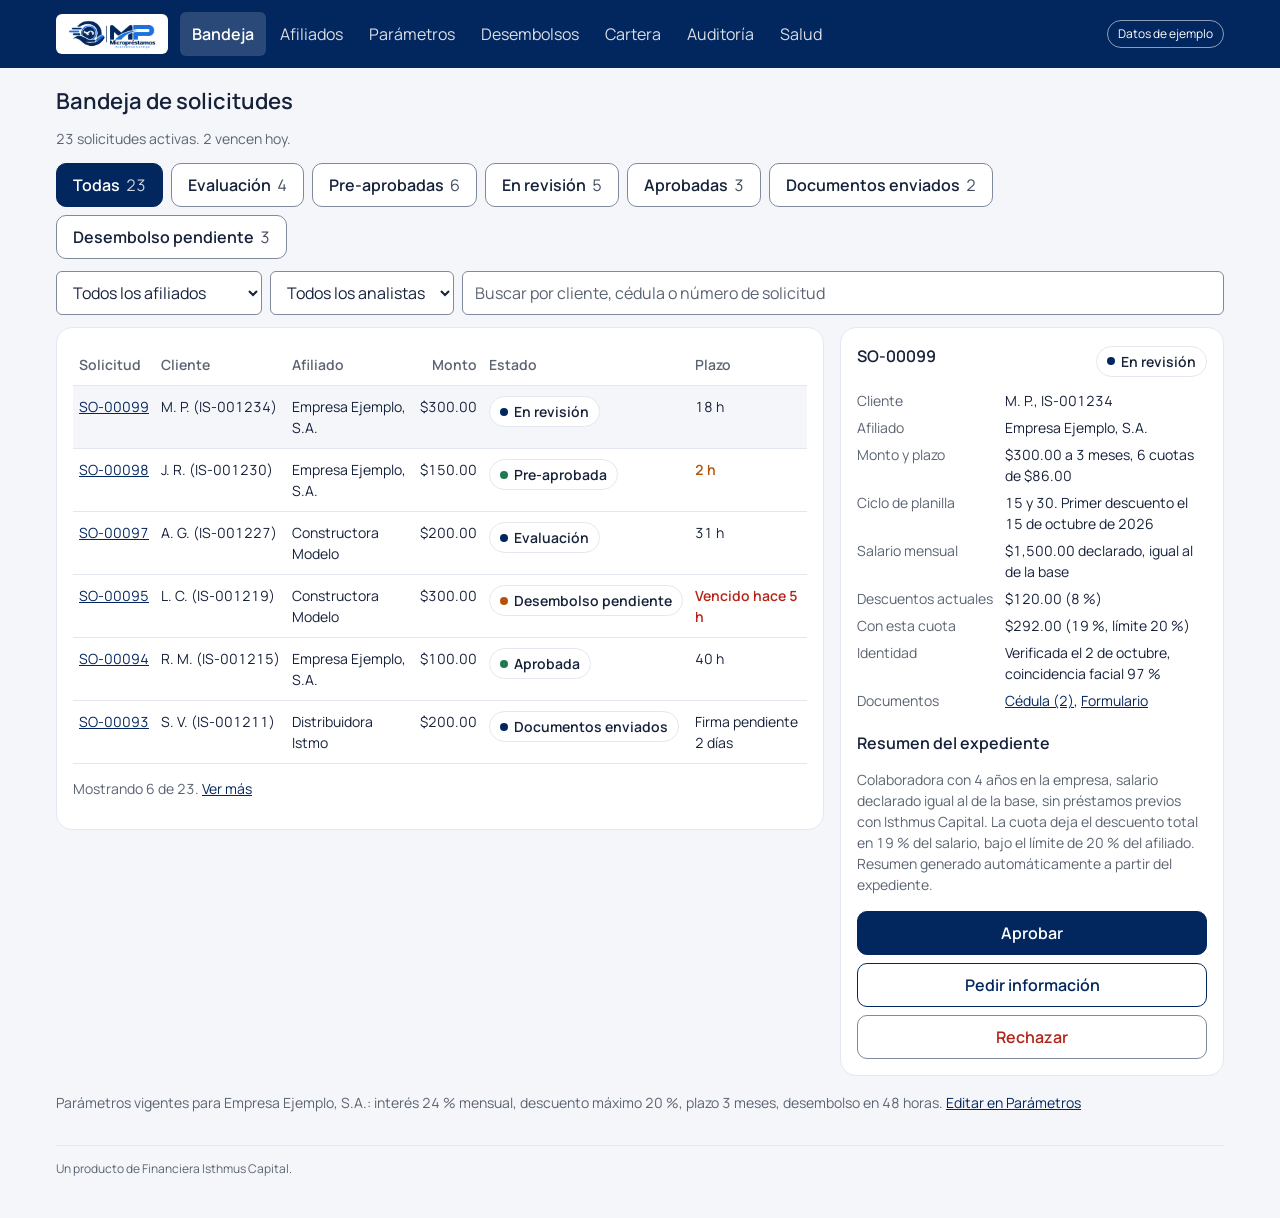
<file: docs/design/pantallas/05_admin_bandeja.html>
<!doctype html>
<html lang="es">
<head>
<meta charset="utf-8">
<meta name="viewport" content="width=device-width, initial-scale=1">
<title>Bandeja de solicitudes - Administración MP</title>
<link rel="preconnect" href="https://fonts.googleapis.com">
<link rel="preconnect" href="https://fonts.gstatic.com" crossorigin>
<link href="https://fonts.googleapis.com/css2?family=Manrope:wght@400;600;700&display=swap" rel="stylesheet">
<link rel="stylesheet" href="../../../styles/tokens.css">
<link rel="stylesheet" href="base.css">
</head>
<body>
<header class="band"><div class="wrap">
  <img class="logo" src="../../../public/brand/mp-logo.png" alt="MP Micropréstamos">
  <nav aria-label="Secciones de administración">
    <a href="#" aria-current="page">Bandeja</a><a href="#">Afiliados</a><a href="#">Parámetros</a><a href="#">Desembolsos</a><a href="#">Cartera</a><a href="#">Auditoría</a><a href="#">Salud</a>
  </nav>
  <span class="ejemplo">Datos de ejemplo</span>
</div></header>
<main><div class="wrap">
  <h1>Bandeja de solicitudes</h1>
  <p class="muted">23 solicitudes activas. 2 vencen hoy.</p>

  <div class="filtros" role="group" aria-label="Filtrar por estado">
    <button class="chip" type="button" aria-pressed="true">Todas <span class="conteo">23</span></button>
    <button class="chip" type="button" aria-pressed="false">Evaluación <span class="conteo">4</span></button>
    <button class="chip" type="button" aria-pressed="false">Pre-aprobadas <span class="conteo">6</span></button>
    <button class="chip" type="button" aria-pressed="false">En revisión <span class="conteo">5</span></button>
    <button class="chip" type="button" aria-pressed="false">Aprobadas <span class="conteo">3</span></button>
    <button class="chip" type="button" aria-pressed="false">Documentos enviados <span class="conteo">2</span></button>
    <button class="chip" type="button" aria-pressed="false">Desembolso pendiente <span class="conteo">3</span></button>
  </div>
  <div class="filtros">
    <label class="campo"><span class="sr">Afiliado</span><select><option>Todos los afiliados</option><option>Empresa Ejemplo, S.A.</option><option>Constructora Modelo</option><option>Distribuidora Istmo</option></select></label>
    <label class="campo"><span class="sr">Analista</span><select><option>Todos los analistas</option><option>Gisela</option></select></label>
    <label class="campo" style="flex:1"><span class="sr">Buscar</span><input type="search" placeholder="Buscar por cliente, cédula o número de solicitud"></label>
  </div>

  <div class="tres">
    <section class="card" aria-labelledby="lista">
      <h2 id="lista" class="sr">Solicitudes</h2>
      <div class="scroll"><table class="tabla compacta">
        <caption class="sr">Solicitudes activas</caption>
        <thead><tr><th scope="col">Solicitud</th><th scope="col">Cliente</th><th scope="col">Afiliado</th><th scope="col" class="num">Monto</th><th scope="col">Estado</th><th scope="col">Plazo</th></tr></thead>
        <tbody>
          <tr aria-current="true"><td><a href="#">SO-00099</a></td><td>M. P. (IS-001234)</td><td>Empresa Ejemplo, S.A.</td><td class="num">$300.00</td><td><span class="badge proceso">En revisión</span></td><td>18 h</td></tr>
          <tr><td><a href="#">SO-00098</a></td><td>J. R. (IS-001230)</td><td>Empresa Ejemplo, S.A.</td><td class="num">$150.00</td><td><span class="badge ok">Pre-aprobada</span></td><td class="vence">2 h<span class="sr"> (urgente)</span></td></tr>
          <tr><td><a href="#">SO-00097</a></td><td>A. G. (IS-001227)</td><td>Constructora Modelo</td><td class="num">$200.00</td><td><span class="badge proceso">Evaluación</span></td><td>31 h</td></tr>
          <tr><td><a href="#">SO-00095</a></td><td>L. C. (IS-001219)</td><td>Constructora Modelo</td><td class="num">$300.00</td><td><span class="badge atencion">Desembolso pendiente</span></td><td class="vencido">Vencido hace 5 h</td></tr>
          <tr><td><a href="#">SO-00094</a></td><td>R. M. (IS-001215)</td><td>Empresa Ejemplo, S.A.</td><td class="num">$100.00</td><td><span class="badge ok">Aprobada</span></td><td>40 h</td></tr>
          <tr><td><a href="#">SO-00093</a></td><td>S. V. (IS-001211)</td><td>Distribuidora Istmo</td><td class="num">$200.00</td><td><span class="badge proceso">Documentos enviados</span></td><td>Firma pendiente 2 días</td></tr>
        </tbody>
      </table></div>
      <p class="muted">Mostrando 6 de 23. <a href="#">Ver más</a></p>
    </section>

    <aside class="card" aria-labelledby="detalle">
      <div style="display:flex;align-items:center;justify-content:space-between;gap:12px">
        <h2 id="detalle">SO-00099</h2>
        <span class="badge proceso">En revisión</span>
      </div>
      <dl class="datos">
        <dt>Cliente</dt><dd>M. P., IS-001234</dd>
        <dt>Afiliado</dt><dd>Empresa Ejemplo, S.A.</dd>
        <dt>Monto y plazo</dt><dd>$300.00 a 3 meses, 6 cuotas de $86.00</dd>
        <dt>Ciclo de planilla</dt><dd>15 y 30. Primer descuento el 15 de octubre de 2026</dd>
        <dt>Salario mensual</dt><dd>$1,500.00 declarado, igual al de la base</dd>
        <dt>Descuentos actuales</dt><dd>$120.00 (8 %)</dd>
        <dt>Con esta cuota</dt><dd>$292.00 (19 %, límite 20 %)</dd>
        <dt>Identidad</dt><dd>Verificada el 2 de octubre, coincidencia facial 97 %</dd>
        <dt>Documentos</dt><dd><a href="#">Cédula (2)</a>, <a href="#">Formulario</a></dd>
      </dl>
      <h3>Resumen del expediente</h3>
      <p class="muted">Colaboradora con 4 años en la empresa, salario declarado igual al de la base, sin préstamos previos con Isthmus Capital. La cuota deja el descuento total en 19 % del salario, bajo el límite de 20 % del afiliado. Resumen generado automáticamente a partir del expediente.</p>
      <div class="acciones">
        <button class="btn" type="button">Aprobar</button>
        <button class="btn secundario" type="button">Pedir información</button>
        <button class="btn peligro" type="button">Rechazar</button>
      </div>
    </aside>
  </div>

  <p class="muted" style="margin-top:16px">Parámetros vigentes para Empresa Ejemplo, S.A.: interés 24 % mensual, descuento máximo 20 %, plazo 3 meses, desembolso en 48 horas. <a href="#">Editar en Parámetros</a></p>
  <footer class="respaldo"><p>Un producto de Financiera Isthmus Capital.</p></footer>
</div></main>
</body>
</html>
</file>
<file: styles/tokens.css>
/* MP Micropréstamos — tokens de marca. Fuente: docs/00_PROMPT_MAESTRO.md §15 (marca MP, 02-oct-2026).
   Primario y acento extraídos del logo real (public/brand/mp-logo.png, mediana de cada grupo de píxeles).
   FIC aparece solo como respaldo ("Un producto de Financiera Isthmus Capital") con su propio logo (public/brand/logo.png); no tiene tokens.
   Tipografía propuesta (Manrope) sujeta a la revisión en celular con Gianclaudio (§19).
   Estados del préstamo: nombres de LoanDisk, colores de la paleta MP (mapeo estado → token). */
:root {
  /* Marca MP (medida del logo) */
  --mp-azul:         #02265E;  /* primario: cabeceras, botones, bloque de cifra, enlaces. 14.6:1 sobre blanco */
  --mp-azul-900:     #011A42;  /* hover/pressed del primario. 17.1:1 sobre blanco */
  --mp-azul-50:      #EAF0FA;  /* tinte del primario: fila seleccionada, fondos suaves. Texto 14.0:1 encima */
  --mp-acento:       #1B70DE;  /* acento: estado activo, foco, gráficos. 4.75:1 sobre blanco (AA solo como texto sobre blanco); 3.1:1 sobre azul */
  --mp-acento-700:   #1457B3;  /* acento como texto sobre cualquier fondo claro. 6.9:1 blanco, 6.4:1 gris-100 */
  --mp-acento-100:   #DCEAFC;  /* tinte del acento: halo del paso actual, chips informativos. Texto 13.1:1 encima */
  --mp-acento-claro: #8DC0F7;  /* acento sobre superficies azules (foco en la banda, gráficos sobre azul). 7.6:1 sobre azul; no usar sobre blanco */

  /* Semánticos (sin cambio respecto a la paleta anterior) */
  --mp-exito:        #1F7A4D;  /* 5.3:1 sobre blanco */
  --mp-alerta:       #B45309;  /* 5.0:1 sobre blanco */
  --mp-error:        #B42318;  /* 6.6:1 sobre blanco */

  /* Neutros */
  --mp-blanco:       #FFFFFF;
  --mp-gris-100:     #F4F6FA;  /* fondo de página y tarjetas suaves */
  --mp-gris-200:     #E3E8F0;  /* bordes, divisores */
  --mp-gris-300:     #C9D2DF;  /* bordes decorativos */
  --mp-gris-400:     #7F8A9C;  /* bordes de inputs y chips: 3.5:1 sobre blanco (WCAG 1.4.11) */
  --mp-gris-600:     #5B6472;  /* texto secundario: 6.0:1 blanco, 5.5:1 gris-100, 5.2:1 azul-50 */
  --mp-texto:        #16213A;  /* texto principal: 16.0:1 blanco, 14.8:1 gris-100 */

  /* Tipografía */
  --mp-font-sans: var(--font-manrope, "Manrope"), system-ui, -apple-system, "Segoe UI", Roboto, sans-serif; /* --font-manrope la define next/font en Brief 02 */
  --mp-font-mono: ui-monospace, SFMono-Regular, Menlo, Consolas, monospace;
  --mp-text-xs:   0.75rem;
  --mp-text-sm:   0.875rem;
  --mp-text-base: 1rem;
  --mp-text-lg:   1.125rem;
  --mp-text-xl:   1.375rem;
  --mp-text-2xl:  1.75rem;
  --mp-text-3xl:  2.25rem;
  --mp-leading-tight:  1.2;
  --mp-leading-normal: 1.5;

  /* Forma */
  --mp-radius-sm: 6px;
  --mp-radius-md: 10px;
  --mp-radius-lg: 16px;
  --mp-shadow-sm: 0 1px 2px rgba(2, 38, 94, 0.06);  /* única sombra permitida (§15: sin sombras marcadas) */
  --mp-touch-min: 44px;                              /* §9: tamaño de toque mínimo */

  /* Estados del préstamo (LoanDisk) → tokens MP */
  --estado-current:       var(--mp-exito);
  --estado-due-today:     var(--mp-acento);
  --estado-missed:        var(--mp-alerta);
  --estado-arrears:       var(--mp-error);
  --estado-past-maturity: var(--mp-azul-900);
}
</file>
<file: docs/design/pantallas/base.css>
/* MP Micropréstamos — pantallas clave (Brief 01, marca MP desde el 02-oct-2026). Solo variables de styles/tokens.css: ningún color escrito aquí.
   Reglas: un bloque azul por pantalla con la cifra protagonista; tarjetas con borde, sin sombras; el acento solo para el estado activo y el foco.
   FIC aparece como respaldo en el pie (.respaldo), en texto. */
*{box-sizing:border-box}
html{-webkit-text-size-adjust:100%}
body{margin:0;background:var(--mp-gris-100);color:var(--mp-texto);font-family:var(--mp-font-sans);font-size:var(--mp-text-base);line-height:var(--mp-leading-normal);font-feature-settings:"tnum" 1}
a{color:var(--mp-azul)}
:focus-visible{outline:3px solid var(--mp-acento);outline-offset:2px}
.band :focus-visible,.cotizacion :focus-visible{outline-color:var(--mp-acento-claro)}
.sr{position:absolute;width:1px;height:1px;overflow:hidden;clip:rect(0 0 0 0);white-space:nowrap}

/* Cabecera */
.band{background:var(--mp-azul);color:var(--mp-blanco);padding:12px 0}
.wrap{max-width:1200px;margin:0 auto;padding:0 16px}
.band .wrap{display:flex;align-items:center;gap:12px;flex-wrap:wrap}
.logo{height:40px;width:auto;background:var(--mp-blanco);border-radius:var(--mp-radius-sm);padding:4px 8px;display:block}
.band nav{display:flex;gap:2px;flex-wrap:wrap}
.band nav a{color:var(--mp-blanco);text-decoration:none;padding:0 12px;border-radius:var(--mp-radius-sm);min-height:var(--mp-touch-min);display:inline-flex;align-items:center;opacity:.85}
.band nav a[aria-current="page"]{background:rgba(255,255,255,.16);opacity:1;font-weight:600}
.ejemplo{margin-left:auto;font-size:var(--mp-text-xs);border:1px solid rgba(255,255,255,.55);border-radius:999px;padding:4px 10px;white-space:nowrap}

/* Texto */
main{padding:20px 0 40px}
main.con-pie{padding-bottom:140px}
h1{font-size:var(--mp-text-xl);line-height:var(--mp-leading-tight);margin:0 0 4px;font-weight:600}
h2{font-size:var(--mp-text-base);margin:24px 0 10px;font-weight:600}
h3{font-size:var(--mp-text-base);margin:20px 0 6px;font-weight:600}
.card h2:first-child{margin-top:0}
.muted{color:var(--mp-gris-600);font-size:var(--mp-text-sm)}
.cifra{font-size:var(--mp-text-3xl);line-height:var(--mp-leading-tight);font-weight:700;margin:0}
.cifra.media{font-size:var(--mp-text-2xl)}
.cifra.error{color:var(--mp-error)}
.cifra.alerta{color:var(--mp-alerta)}
.vence{color:var(--mp-alerta);font-weight:600}
.vencido{color:var(--mp-error);font-weight:600}

/* Superficies */
.card{background:var(--mp-blanco);border:1px solid var(--mp-gris-200);border-radius:var(--mp-radius-lg);padding:16px}
.cotizacion{background:var(--mp-azul);color:var(--mp-blanco);border-radius:var(--mp-radius-lg);padding:20px 16px;margin-top:24px}
.cotizacion .etiqueta{margin:0 0 4px;font-size:var(--mp-text-sm);opacity:.9}
.cotizacion dl{display:grid;grid-template-columns:1fr auto;gap:6px 12px;margin:14px 0 0;font-size:var(--mp-text-sm)}
.cotizacion dt{opacity:.85}
.cotizacion dd{margin:0;text-align:right;font-weight:600}
.cotizacion .nota{margin:14px 0 0;font-size:var(--mp-text-sm);opacity:.9}
.tiles{display:grid;grid-template-columns:repeat(auto-fit,minmax(130px,1fr));gap:12px;margin:12px 0}
.tile{background:var(--mp-gris-100);border-radius:var(--mp-radius-md);padding:12px 14px}
.tile .cifra{font-size:var(--mp-text-2xl)}
.aviso{border-left:4px solid var(--mp-alerta);background:var(--mp-blanco);padding:10px 12px;border-radius:var(--mp-radius-sm);margin:12px 0}

/* Controles */
.chips{display:flex;flex-wrap:wrap;gap:8px}
.chip{min-height:var(--mp-touch-min);min-width:72px;padding:0 16px;border-radius:var(--mp-radius-md);border:1px solid var(--mp-gris-400);background:var(--mp-blanco);font:inherit;font-weight:600;color:var(--mp-texto);cursor:pointer;display:inline-flex;align-items:center;justify-content:center;gap:6px}
.chip[aria-pressed="true"]{background:var(--mp-azul);border-color:var(--mp-azul);color:var(--mp-blanco)}
.chip:disabled{color:var(--mp-gris-600);background:var(--mp-gris-100);cursor:not-allowed}
.chip .conteo{font-weight:400;opacity:.8}
.btn{min-height:var(--mp-touch-min);padding:0 20px;border-radius:var(--mp-radius-md);border:1px solid var(--mp-azul);background:var(--mp-azul);color:var(--mp-blanco);font:inherit;font-weight:600;cursor:pointer;display:inline-flex;align-items:center;justify-content:center;text-decoration:none}
.btn.secundario{background:var(--mp-blanco);color:var(--mp-azul)}
.btn.texto{background:transparent;border-color:transparent;color:var(--mp-azul)}
.btn.peligro{background:var(--mp-blanco);border-color:var(--mp-gris-400);color:var(--mp-error)}
.btn.bloque{width:100%}
.acciones{display:flex;flex-direction:column;gap:8px;margin-top:16px}
.acciones.fila{flex-direction:row;flex-wrap:wrap;align-items:center}
.pie{position:fixed;left:0;right:0;bottom:0;background:var(--mp-blanco);border-top:1px solid var(--mp-gris-200);padding:12px 0 calc(12px + env(safe-area-inset-bottom))}
.pie .acciones{margin-top:0}
.campo{display:block;margin:0 0 12px}
.campo > span{display:block;font-weight:600;margin-bottom:6px}
.campo input::placeholder{color:var(--mp-gris-600);opacity:1}
.campo input,.campo select{width:100%;min-height:var(--mp-touch-min);border:1px solid var(--mp-gris-400);border-radius:var(--mp-radius-sm);padding:0 12px;font:inherit;color:var(--mp-texto);background:var(--mp-blanco)}
.radio{display:flex;align-items:center;gap:12px;min-height:var(--mp-touch-min);padding:8px 12px;border:1px solid var(--mp-gris-400);border-radius:var(--mp-radius-md);background:var(--mp-blanco);margin-bottom:8px;cursor:pointer}
.radio input{width:20px;height:20px;accent-color:var(--mp-azul);margin:0;flex:none}
.radio.elegido{border-color:var(--mp-azul)}
.radio small{display:block;font-weight:400;color:var(--mp-gris-600);font-size:var(--mp-text-sm)}
.zona{border:2px dashed var(--mp-gris-400);border-radius:var(--mp-radius-lg);padding:28px 16px;text-align:center;background:var(--mp-blanco)}
.zona p{margin:0 0 8px}

/* Respaldo FIC (pie de cada pantalla) */
.respaldo{margin-top:32px;padding-top:14px;border-top:1px solid var(--mp-gris-200);color:var(--mp-gris-600);font-size:var(--mp-text-xs)}
.respaldo p{margin:0}

/* Avance (wizard) */
.progreso{display:flex;gap:4px;margin:10px 0 18px}
.progreso span{flex:1;height:6px;border-radius:3px;background:var(--mp-gris-200)}
.progreso span.hecho{background:var(--mp-azul)}
.progreso span.actual{background:var(--mp-acento)}

/* Estados */
.badge{display:inline-flex;align-items:center;gap:6px;border-radius:999px;padding:4px 10px;font-size:var(--mp-text-sm);font-weight:600;border:1px solid var(--mp-gris-200);background:var(--mp-blanco);white-space:nowrap}
.badge::before{content:"";width:8px;height:8px;border-radius:50%;background:var(--mp-gris-600);flex:none}
.badge.ok::before{background:var(--estado-current)}
.badge.proceso::before{background:var(--mp-azul)}
.badge.atencion::before{background:var(--estado-missed)}
.badge.error::before{background:var(--estado-arrears)}

/* Línea de tiempo */
.timeline{list-style:none;margin:0;padding:0}
.timeline li{position:relative;padding:0 0 22px 34px}
.timeline li::before{content:"";position:absolute;left:9px;top:24px;bottom:-2px;width:2px;background:var(--mp-gris-200)}
.timeline li:last-child::before{display:none}
.timeline .punto{position:absolute;left:0;top:2px;width:20px;height:20px;border-radius:50%;border:2px solid var(--mp-gris-300);background:var(--mp-blanco)}
.timeline .hecho .punto{background:var(--mp-azul);border-color:var(--mp-azul)}
.timeline .hecho .punto::after{content:"";position:absolute;left:5px;top:2px;width:5px;height:9px;border:solid var(--mp-blanco);border-width:0 2px 2px 0;transform:rotate(45deg)}
.timeline .actual .punto{border-color:var(--mp-azul);outline:4px solid var(--mp-acento-100)}
.timeline .titulo{font-weight:600;margin:0}
.timeline p{margin:2px 0 0}
.timeline .btn{margin-top:10px}

/* Tablas */
.scroll{overflow-x:auto;-webkit-overflow-scrolling:touch;max-width:100%;position:relative}
.tabla{width:100%;border-collapse:collapse;font-size:var(--mp-text-sm)}
.tabla th,.tabla td{text-align:left;padding:10px 6px;border-bottom:1px solid var(--mp-gris-200);vertical-align:top}
.tabla th{color:var(--mp-gris-600);font-weight:600}
.tabla .num{text-align:right;white-space:nowrap}
.tabla td:first-child,.tabla.compacta td:nth-child(2){white-space:nowrap}
.tabla tr[aria-current="true"] td{background:var(--mp-gris-100)}
.tabla code{font-family:var(--mp-font-mono);font-size:var(--mp-text-xs);background:var(--mp-gris-100);padding:2px 4px;border-radius:4px}
.datos{display:grid;grid-template-columns:auto 1fr;gap:6px 12px;font-size:var(--mp-text-sm);margin:12px 0}
.datos dt{color:var(--mp-gris-600)}
.datos dd{margin:0}

/* Rejillas de escritorio */
.dos,.tres{display:grid;gap:16px}
.dos>*,.tres>*{min-width:0}
.card{min-width:0}
.filtros{display:flex;gap:8px;flex-wrap:wrap;align-items:center;margin:12px 0}
.filtros .campo{margin:0;min-width:180px}
@media (min-width:900px){
  .dos{grid-template-columns:2fr 3fr;align-items:start}
  .tres{grid-template-columns:2fr 1fr;align-items:start}
}
@media (max-width:899px){
  .tabla.compacta th:nth-child(3),.tabla.compacta td:nth-child(3){display:none}
}
@media (prefers-reduced-motion:reduce){*{transition:none!important;animation:none!important}}
</file>
